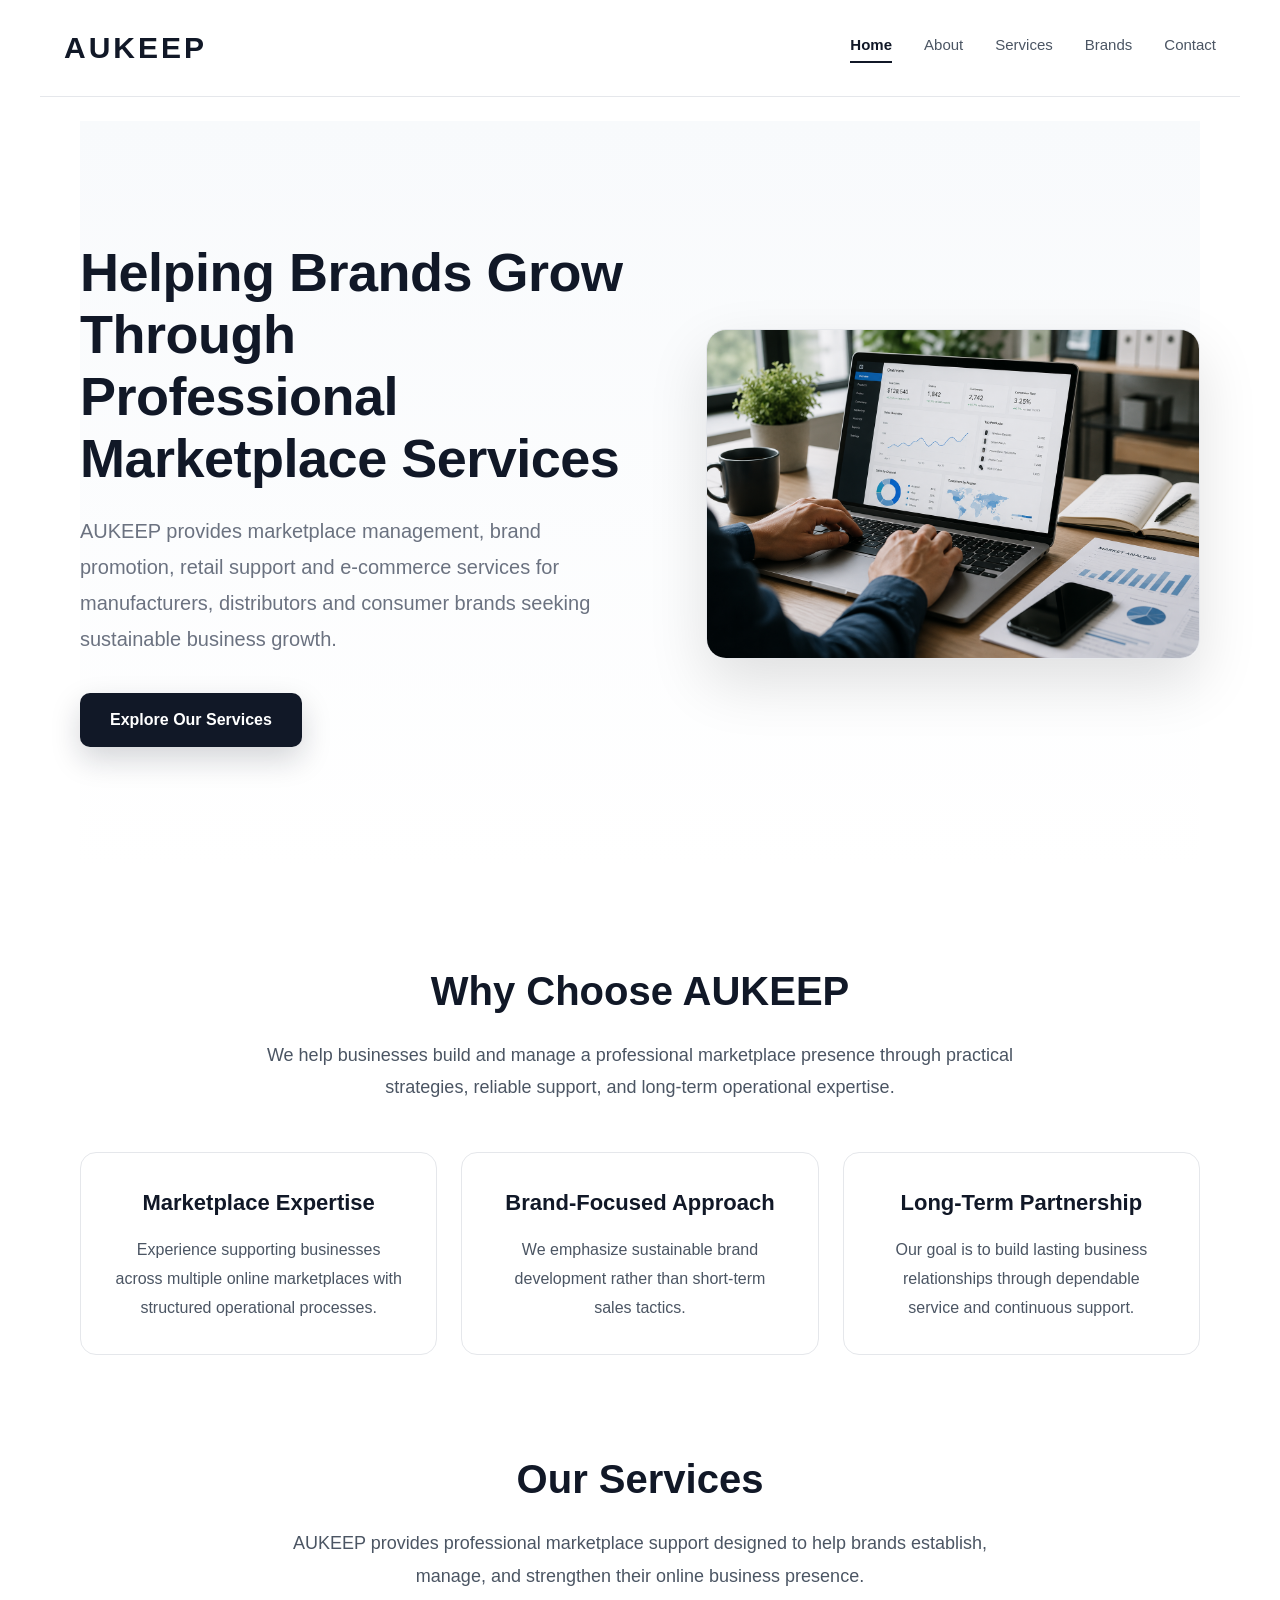
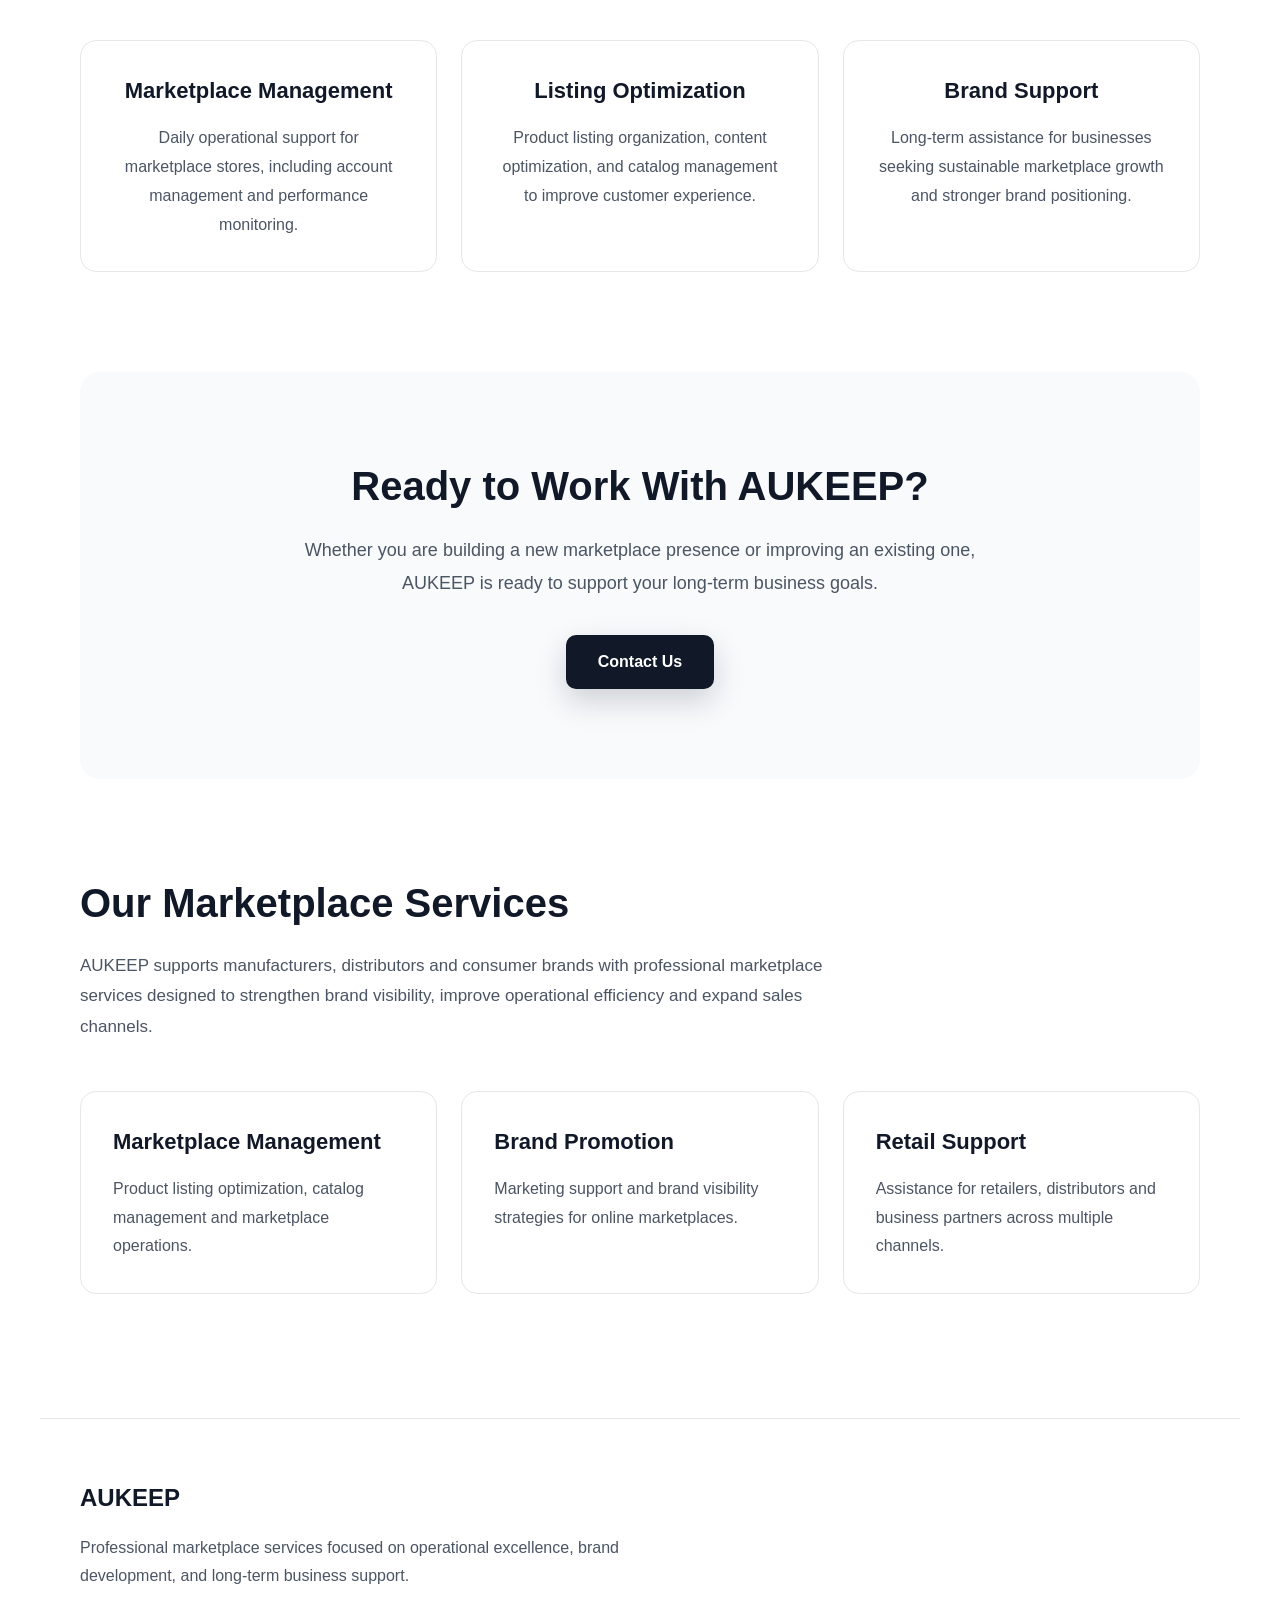
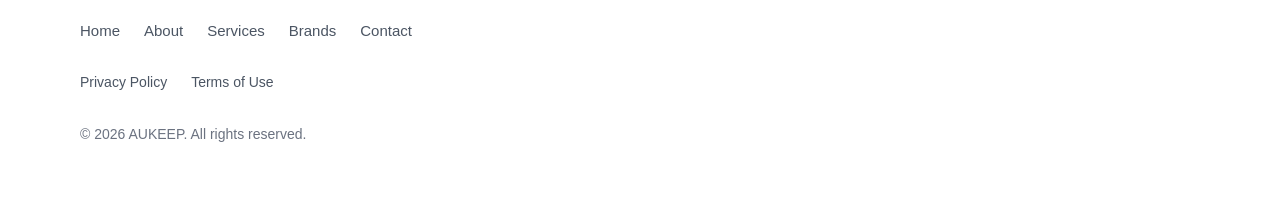
<file: index.html>
<!DOCTYPE html>
<html lang="en">
<head>
    <meta charset="UTF-8">
    <meta name="viewport" content="width=device-width, initial-scale=1.0">

    <title>AUKEEP | Professional Marketplace Services</title>

    <link rel="stylesheet" href="style.css">

    <meta
    name="description"
    content="AUKEEP provides professional marketplace management, brand promotion and retail support services for manufacturers, distributors and consumer brands."
>

    <meta name="keywords" content="AUKEEP, brand promotion, marketplace services, retail support, e-commerce, Amazon, distribution, manufacturers">

    <meta name="author" content="AUKEEP">
    <link rel="icon" href="favicon.ico" sizes="any">
<link rel="icon" type="image/png" sizes="32x32" href="favicon-32x32.png">
<link rel="icon" type="image/png" sizes="16x16" href="favicon-16x16.png">
<link rel="apple-touch-icon" href="apple-touch-icon.png">
</head>
<body>

<header>
    <h1><a href="index.html">AUKEEP</a></h1>
<nav>
    <a href="index.html" class="active">Home</a>
    <a href="about.html">About</a>
    <a href="services.html">Services</a>
    <a href="brands.html">Brands</a>
    <a href="contact.html">Contact</a>
</nav>
</header>

<main>

<section class="hero">
    <div class="container">

        <div class="hero-content">

            <div class="hero-text">

                <h2>Helping Brands Grow Through Professional Marketplace Services</h2>

                <p>
                    AUKEEP provides marketplace management, brand promotion,
                    retail support and e-commerce services for manufacturers,
                    distributors and consumer brands seeking sustainable
                    business growth.
                </p>

                <a href="services.html">Explore Our Services</a>

            </div>

<div class="hero-image">
    <img
        src="images/hero-office.png"
        alt="Professional marketplace management"
    >
</div>

        </div>

    </div>
</section>

<section class="why-choose">

    <h2>Why Choose AUKEEP</h2>

    <p class="section-intro">
        We help businesses build and manage a professional marketplace presence
        through practical strategies, reliable support, and long-term operational
        expertise.
    </p>

    <div class="services-grid">

        <div class="service-card">
            <h3>Marketplace Expertise</h3>
            <p>
                Experience supporting businesses across multiple online marketplaces
                with structured operational processes.
            </p>
        </div>

        <div class="service-card">
            <h3>Brand-Focused Approach</h3>
            <p>
                We emphasize sustainable brand development rather than short-term
                sales tactics.
            </p>
        </div>

        <div class="service-card">
            <h3>Long-Term Partnership</h3>
            <p>
                Our goal is to build lasting business relationships through
                dependable service and continuous support.
            </p>
        </div>

    </div>

</section>

<section class="home-services">

    <h2>Our Services</h2>

    <p class="section-intro">
        AUKEEP provides professional marketplace support designed to help brands
        establish, manage, and strengthen their online business presence.
    </p>

    <div class="services-grid">

        <div class="service-card">
            <h3>Marketplace Management</h3>
            <p>
                Daily operational support for marketplace stores, including account
                management and performance monitoring.
            </p>
        </div>

        <div class="service-card">
            <h3>Listing Optimization</h3>
            <p>
                Product listing organization, content optimization, and catalog
                management to improve customer experience.
            </p>
        </div>

        <div class="service-card">
            <h3>Brand Support</h3>
            <p>
                Long-term assistance for businesses seeking sustainable marketplace
                growth and stronger brand positioning.
            </p>
        </div>

    </div>

</section>

<section class="cta-section">

    <h2>Ready to Work With AUKEEP?</h2>

    <p>
        Whether you are building a new marketplace presence or improving an
        existing one, AUKEEP is ready to support your long-term business goals.
    </p>

    <a href="contact.html" class="cta-button">
        Contact Us
    </a>

</section>
    
<section>

    <div class="container">

        <h2>Our Marketplace Services</h2>

        <p>
            AUKEEP supports manufacturers, distributors and consumer brands with
            professional marketplace services designed to strengthen brand
            visibility, improve operational efficiency and expand sales channels.
        </p>

        <div class="services-grid">

            <div class="service-card">
                <h3>Marketplace Management</h3>
                <p>
                    Product listing optimization, catalog management and marketplace operations.
                </p>
            </div>

            <div class="service-card">
                <h3>Brand Promotion</h3>
                <p>
                    Marketing support and brand visibility strategies for online marketplaces.
                </p>
            </div>

            <div class="service-card">
                <h3>Retail Support</h3>
                <p>
                    Assistance for retailers, distributors and business partners across multiple channels.
                </p>
            </div>

        </div>

    </div>

</section>
</main>

<footer>

    <h3>AUKEEP</h3>

    <p>
        Professional marketplace services focused on operational excellence,
        brand development, and long-term business support.
    </p>

    <nav>

        <a href="index.html">Home</a>
        <a href="about.html">About</a>
        <a href="services.html">Services</a>
        <a href="brands.html">Brands</a>
        <a href="contact.html">Contact</a>

    </nav>

    <nav class="footer-legal">

        <a href="privacy.html">Privacy Policy</a>
        <a href="terms.html">Terms of Use</a>

    </nav>

    <p class="copyright">
        © 2026 AUKEEP. All rights reserved.
    </p>

</footer>

</body>
</html>
</file>
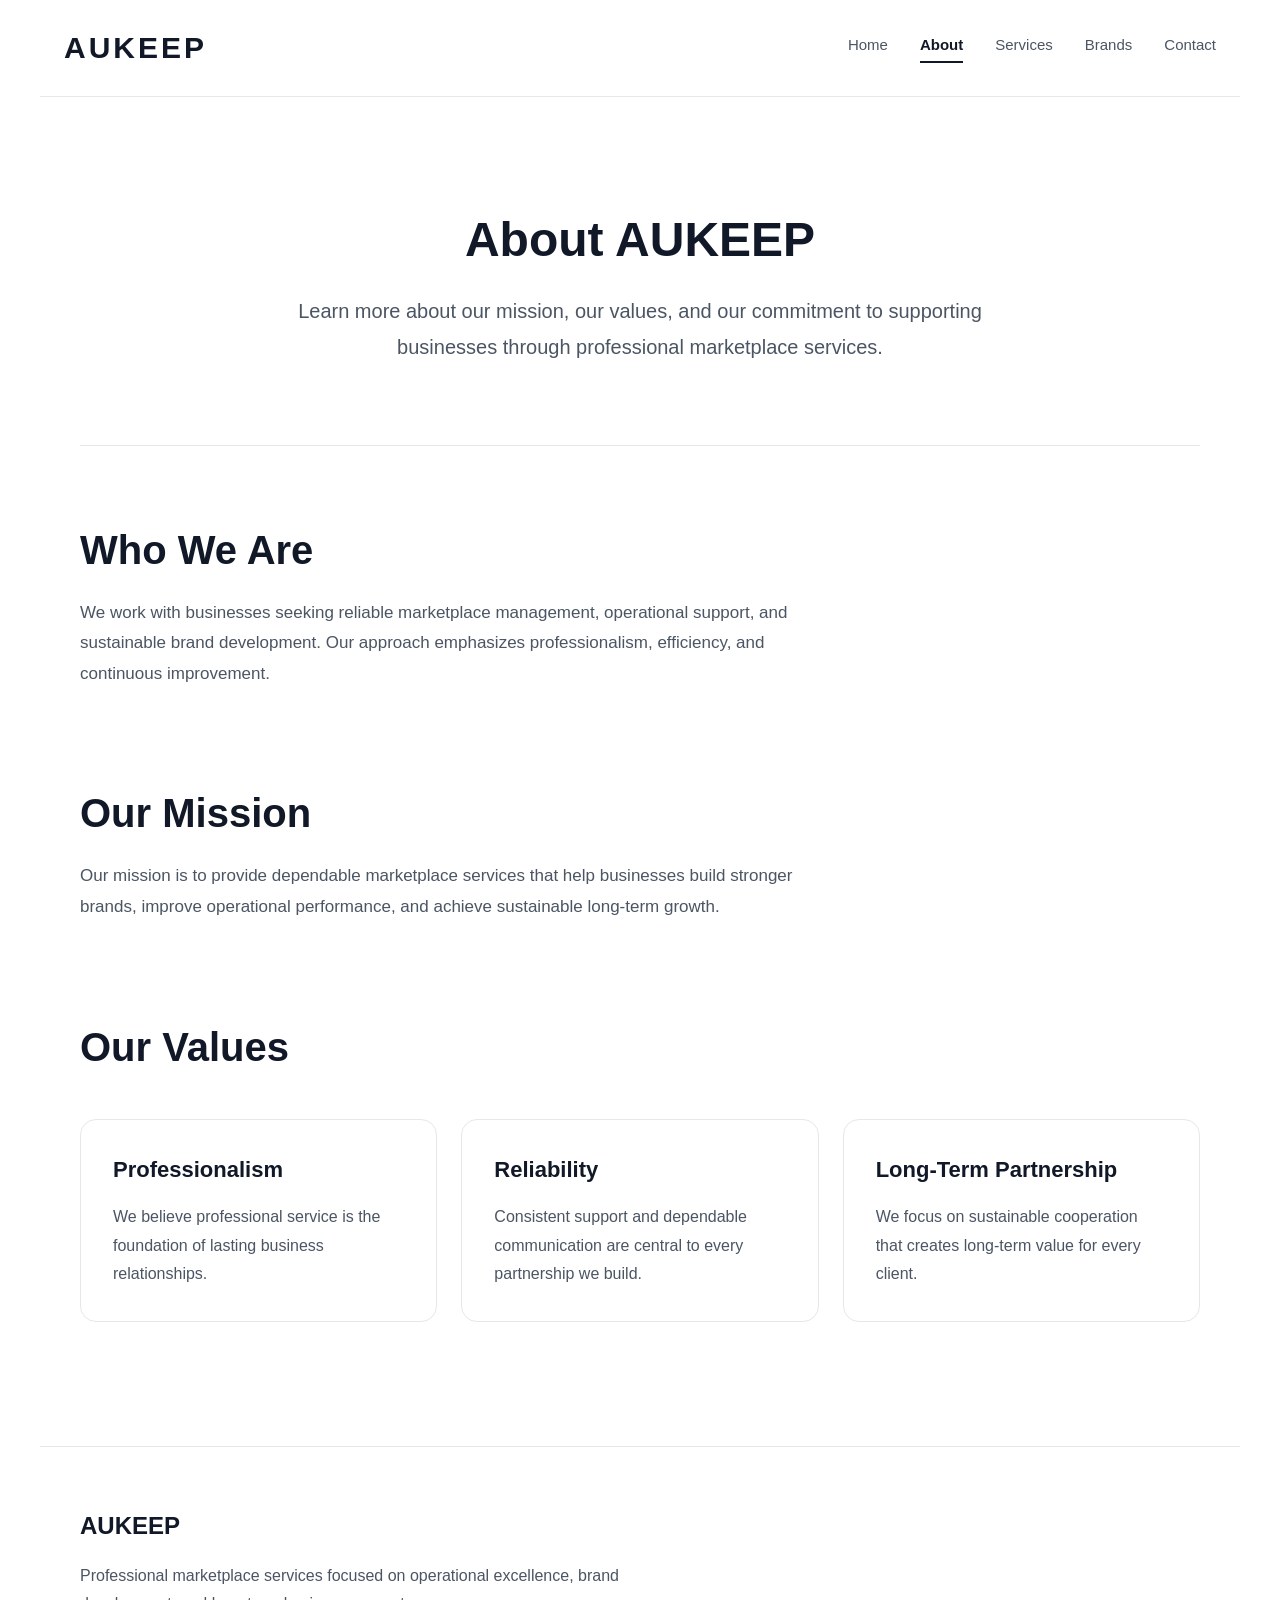
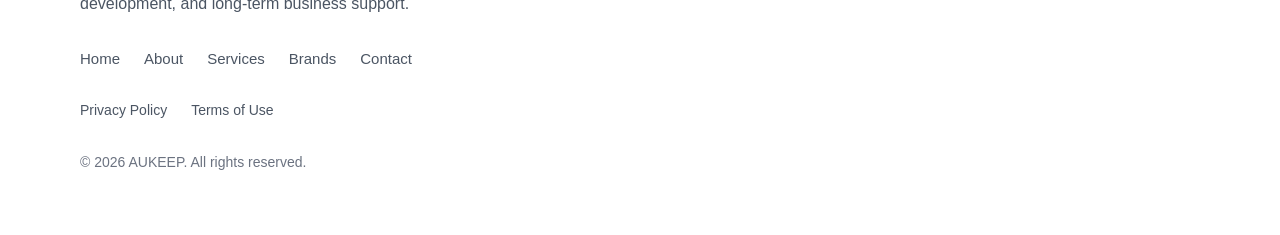
<file: about.html>
<!DOCTYPE html>
<html lang="en">
<head>
    <meta charset="UTF-8">
    <meta name="viewport" content="width=device-width, initial-scale=1.0">

    <title>About AUKEEP | Marketplace Services</title>

    <link rel="stylesheet" href="style.css">

    <meta

    name="description"

    content="Learn about AUKEEP and our commitment to providing professional marketplace services, brand promotion and business support for global partners."

>
    <link rel="icon" href="favicon.ico" sizes="any">
<link rel="icon" type="image/png" sizes="32x32" href="favicon-32x32.png">
<link rel="icon" type="image/png" sizes="16x16" href="favicon-16x16.png">
<link rel="apple-touch-icon" href="apple-touch-icon.png">
</head>

<body>

<header>
    <h1><a href="index.html">AUKEEP</a></h1>

<nav>
    <a href="index.html">Home</a>
    <a href="about.html" class="active">About</a>
    <a href="services.html">Services</a>
    <a href="brands.html">Brands</a>
    <a href="contact.html">Contact</a>
</nav>
</header>

<main>

    <section class="page-hero">

        <h1>About AUKEEP</h1>

        <p>

            Learn more about our mission, our values, and our commitment to

            supporting businesses through professional marketplace services.

        </p>

    </section>

    <section>

        <h2>Who We Are</h2>

        <p>
            We work with businesses seeking reliable marketplace management,
            operational support, and sustainable brand development. Our approach
            emphasizes professionalism, efficiency, and continuous improvement.
        </p>

    </section>

    <section>

        <h2>Our Mission</h2>

        <p>
            Our mission is to provide dependable marketplace services that help
            businesses build stronger brands, improve operational performance,
            and achieve sustainable long-term growth.
        </p>

    </section>

    <section>

        <h2>Our Values</h2>

        <div class="services-grid">

            <div class="service-card">
                <h3>Professionalism</h3>
                <p>
                    We believe professional service is the foundation of lasting
                    business relationships.
                </p>
            </div>

            <div class="service-card">
                <h3>Reliability</h3>
                <p>
                    Consistent support and dependable communication are central
                    to every partnership we build.
                </p>
            </div>

            <div class="service-card">
                <h3>Long-Term Partnership</h3>
                <p>
                    We focus on sustainable cooperation that creates long-term
                    value for every client.
                </p>
            </div>

        </div>

    </section>

</main>

<footer>

    <h3>AUKEEP</h3>

    <p>
        Professional marketplace services focused on operational excellence,
        brand development, and long-term business support.
    </p>

    <nav>

        <a href="index.html">Home</a>
        <a href="about.html">About</a>
        <a href="services.html">Services</a>
        <a href="brands.html">Brands</a>
        <a href="contact.html">Contact</a>

    </nav>

    <nav class="footer-legal">

        <a href="privacy.html">Privacy Policy</a>
        <a href="terms.html">Terms of Use</a>

    </nav>

    <p class="copyright">
        © 2026 AUKEEP. All rights reserved.
    </p>

</footer>

</body>
</html>
</file>
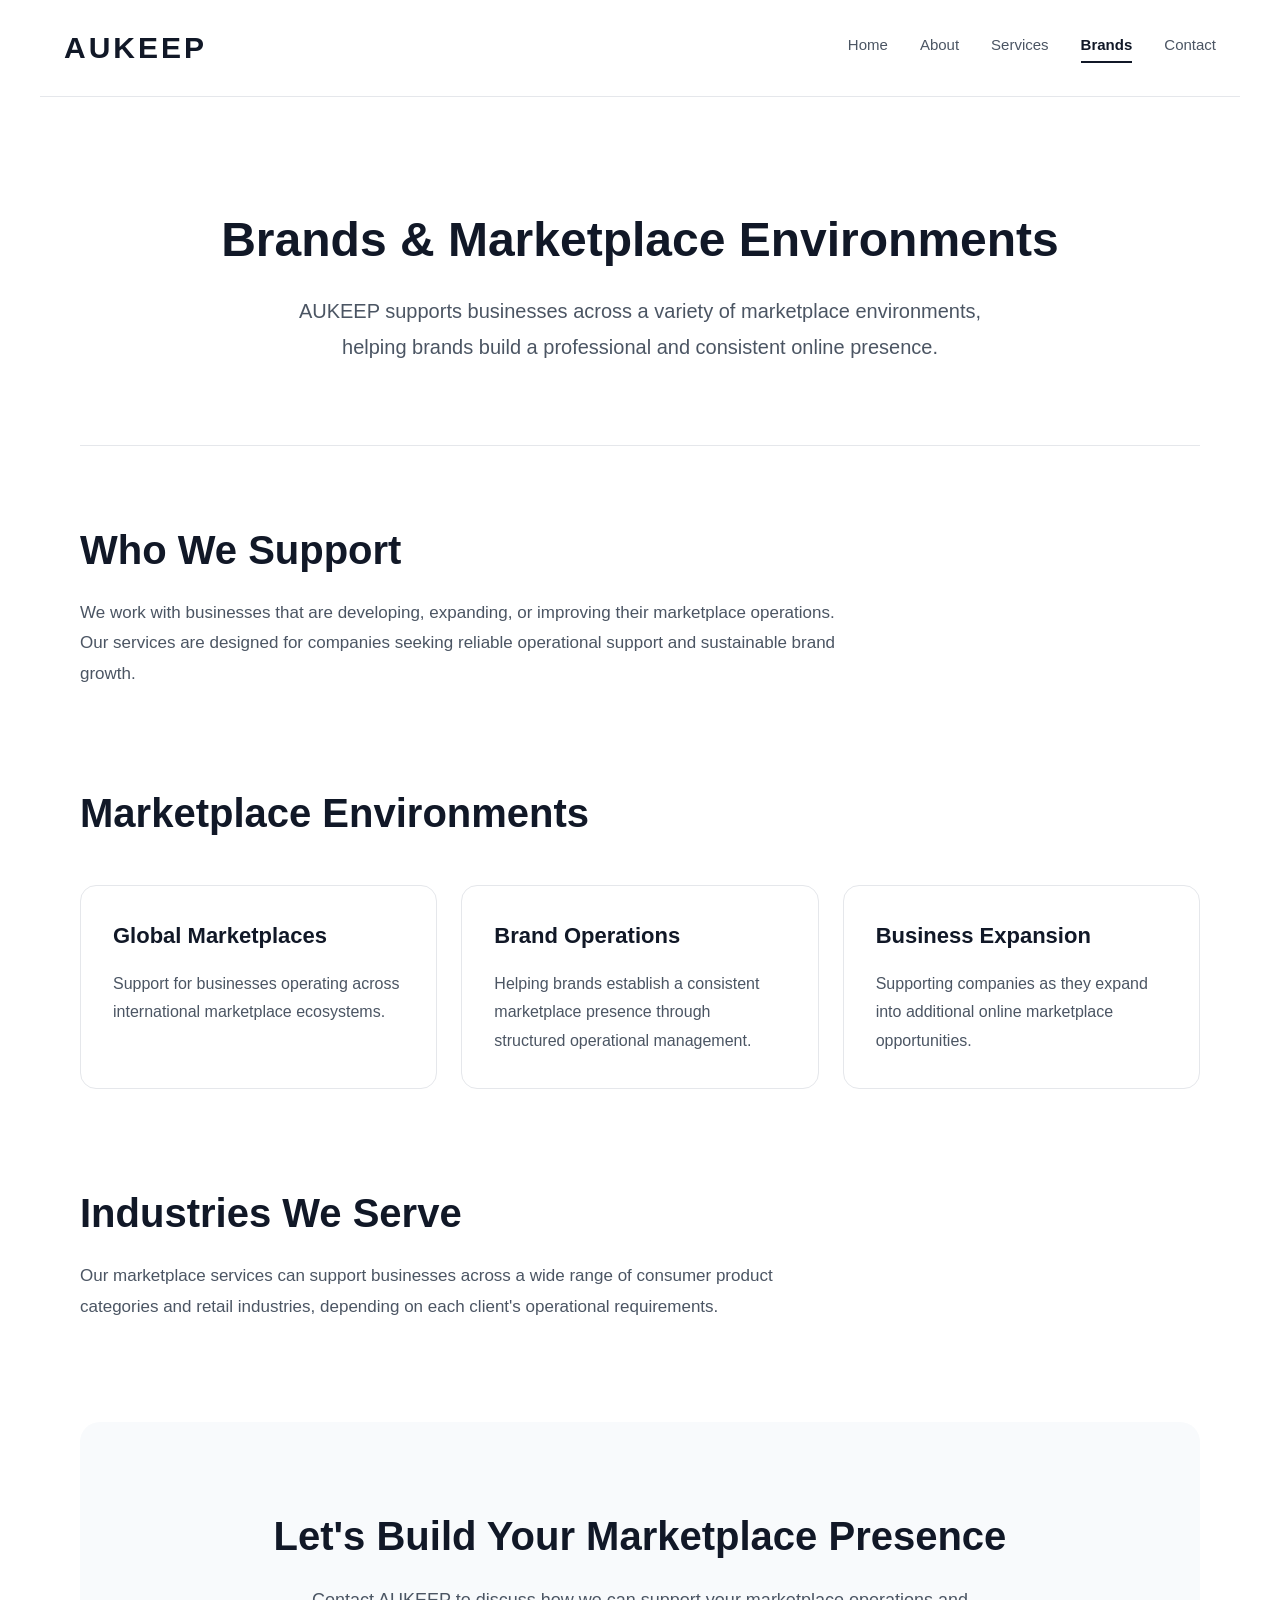
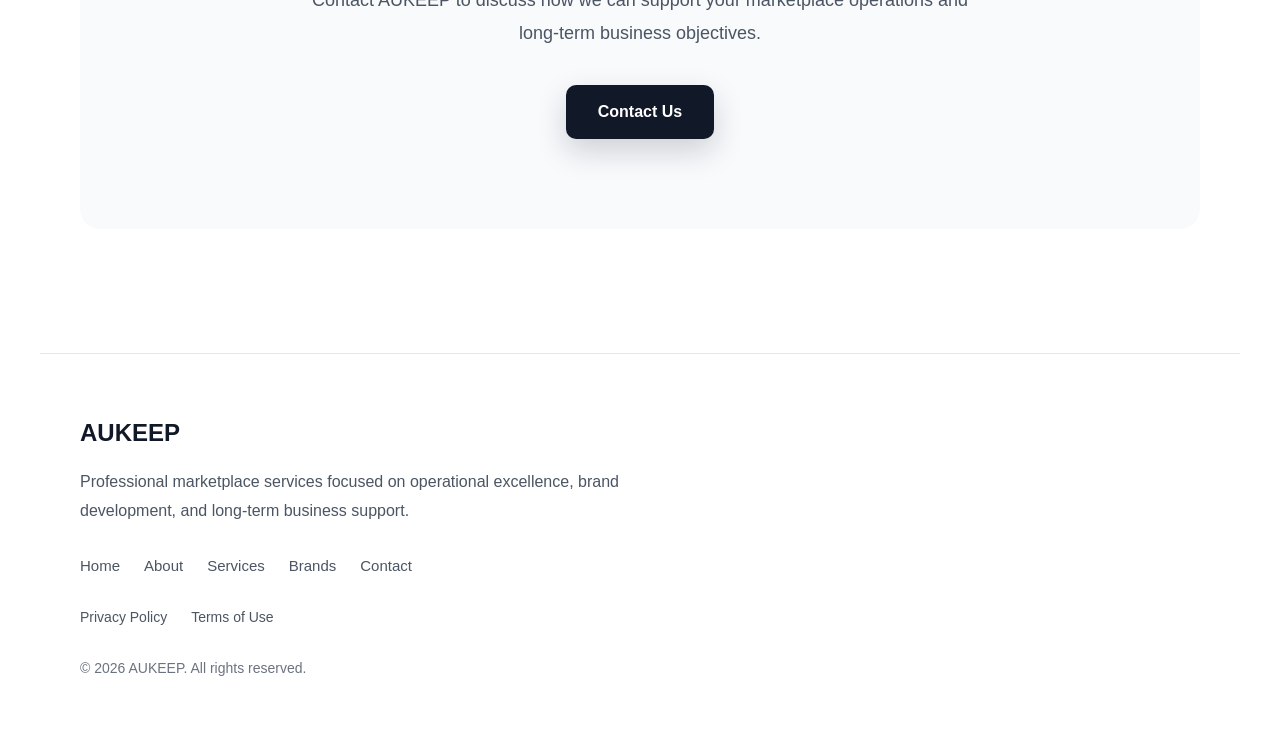
<file: brands.html>
<!DOCTYPE html>
<html lang="en">
<head>
    <meta charset="UTF-8">
    <meta name="viewport" content="width=device-width, initial-scale=1.0">

    <title>Brands | AUKEEP</title>

    <link rel="stylesheet" href="style.css">

    <meta

    name="description"

    content="AUKEEP supports manufacturers, distributors and consumer brands through professional marketplace services and long-term business cooperation."

>
    <link rel="icon" href="favicon.ico" sizes="any">
<link rel="icon" type="image/png" sizes="32x32" href="favicon-32x32.png">
<link rel="icon" type="image/png" sizes="16x16" href="favicon-16x16.png">
<link rel="apple-touch-icon" href="apple-touch-icon.png">
</head>

<body>

<header>
    <h1><a href="index.html">AUKEEP</a></h1>

<nav>
    <a href="index.html">Home</a>
    <a href="about.html">About</a>
    <a href="services.html">Services</a>
    <a href="brands.html" class="active">Brands</a>
    <a href="contact.html">Contact</a>
</nav>
</header>

<main>

    <section class="page-hero">

        <h1>Brands & Marketplace Environments</h1>

        <p>
            AUKEEP supports businesses across a variety of marketplace
            environments, helping brands build a professional and consistent
            online presence.
        </p>

    </section>

    <section>

        <h2>Who We Support</h2>

        <p>
            We work with businesses that are developing, expanding, or improving
            their marketplace operations. Our services are designed for companies
            seeking reliable operational support and sustainable brand growth.
        </p>

    </section>

    <section>

        <h2>Marketplace Environments</h2>

        <div class="services-grid">

            <div class="service-card">
                <h3>Global Marketplaces</h3>

                <p>
                    Support for businesses operating across international
                    marketplace ecosystems.
                </p>

            </div>

            <div class="service-card">
                <h3>Brand Operations</h3>

                <p>
                    Helping brands establish a consistent marketplace presence
                    through structured operational management.
                </p>

            </div>

            <div class="service-card">
                <h3>Business Expansion</h3>

                <p>
                    Supporting companies as they expand into additional online
                    marketplace opportunities.
                </p>

            </div>

        </div>

    </section>

    <section>

        <h2>Industries We Serve</h2>

        <p>
            Our marketplace services can support businesses across a wide range
            of consumer product categories and retail industries, depending on
            each client's operational requirements.
        </p>

    </section>

    <section class="cta-section">

        <h2>Let's Build Your Marketplace Presence</h2>

        <p>
            Contact AUKEEP to discuss how we can support your marketplace
            operations and long-term business objectives.
        </p>

        <a href="contact.html" class="cta-button">
            Contact Us
        </a>

    </section>

</main>
<footer>

    <h3>AUKEEP</h3>

    <p>
        Professional marketplace services focused on operational excellence,
        brand development, and long-term business support.
    </p>

    <nav>

        <a href="index.html">Home</a>
        <a href="about.html">About</a>
        <a href="services.html">Services</a>
        <a href="brands.html">Brands</a>
        <a href="contact.html">Contact</a>

    </nav>

    <nav class="footer-legal">

        <a href="privacy.html">Privacy Policy</a>
        <a href="terms.html">Terms of Use</a>

    </nav>

    <p class="copyright">
        © 2026 AUKEEP. All rights reserved.
    </p>

</footer>

</body>
</html>
</file>
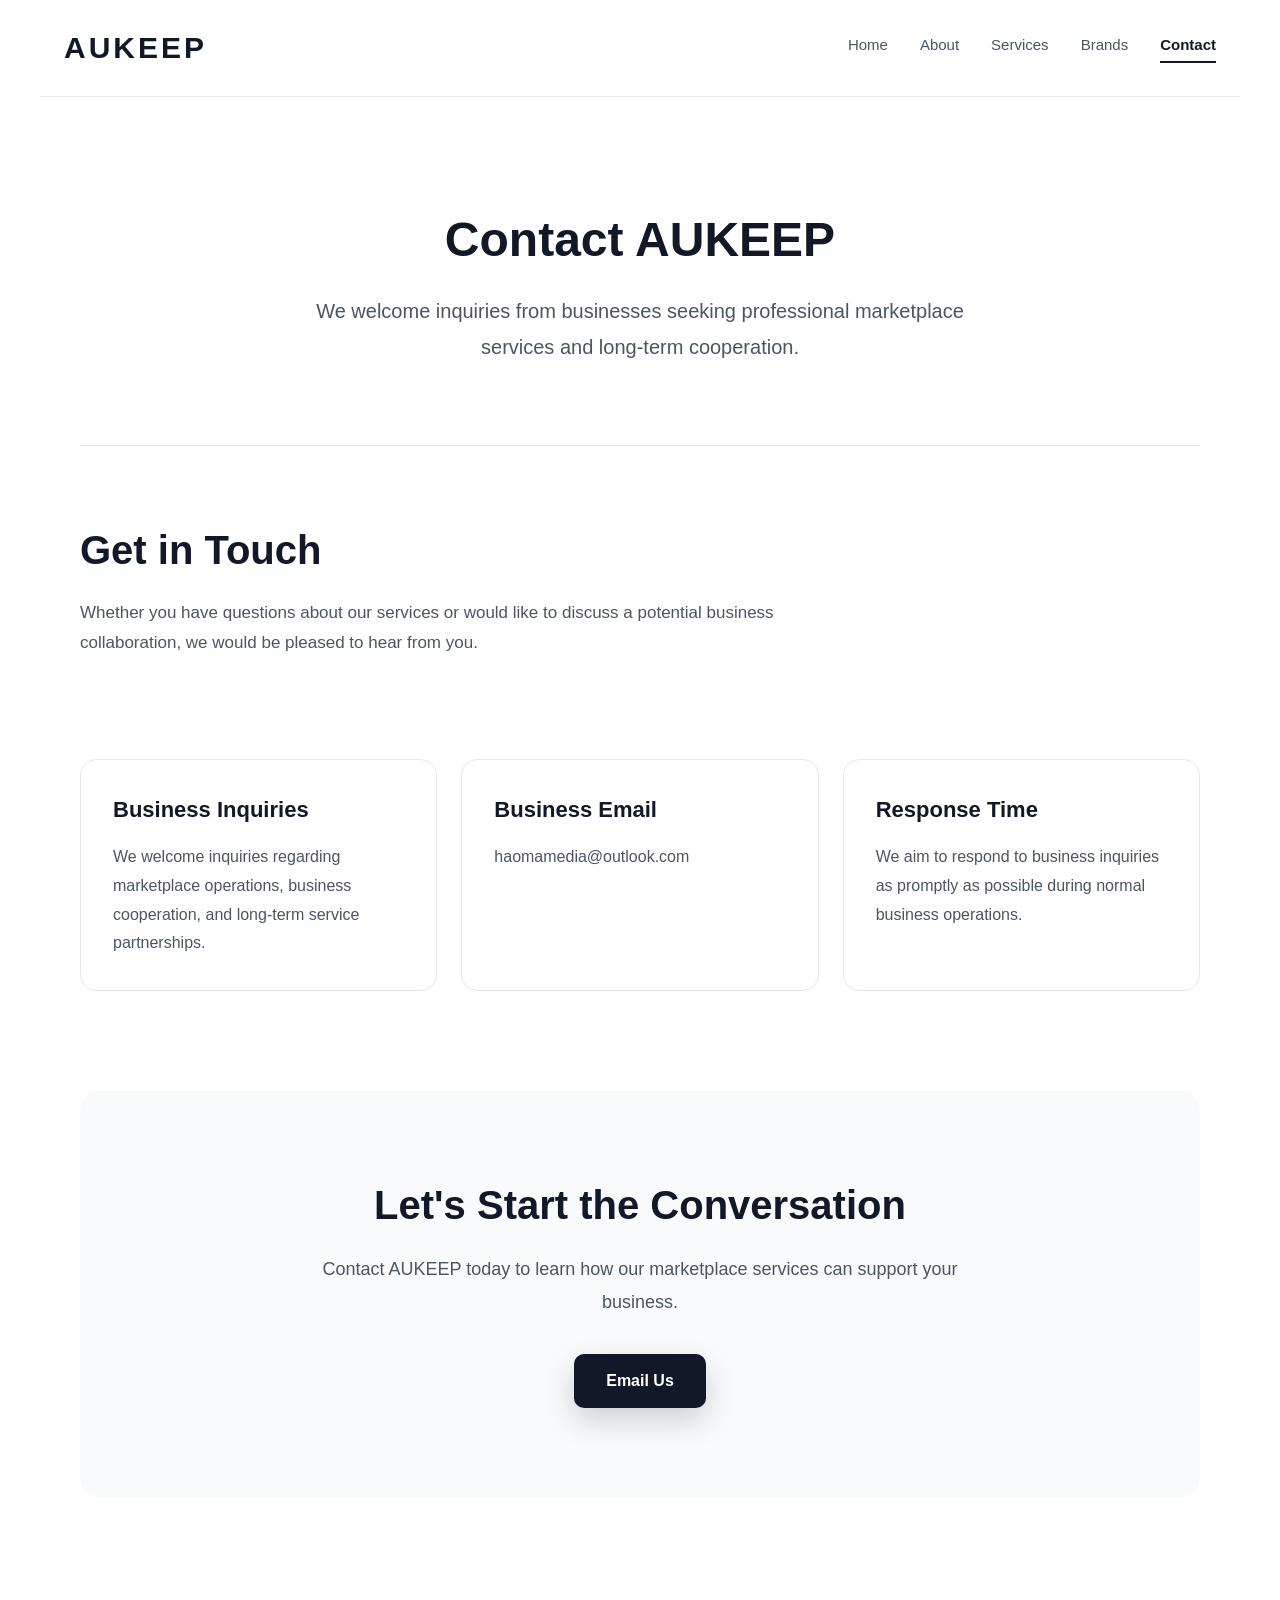
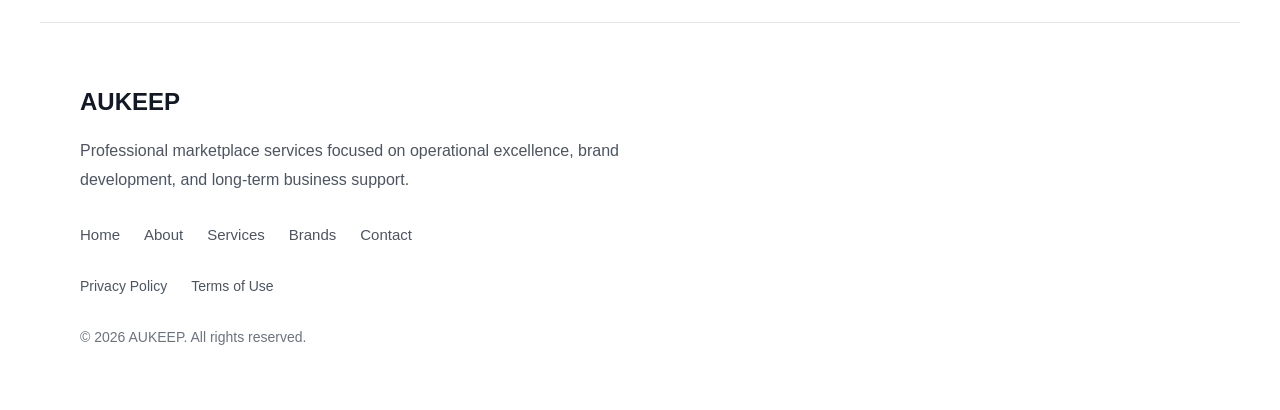
<file: contact.html>
<!DOCTYPE html>
<html lang="en">
<head>
    <meta charset="UTF-8">
    <meta name="viewport" content="width=device-width, initial-scale=1.0">

    <title>Contact AUKEEP | Business Inquiries</title>

    <link rel="stylesheet" href="style.css">

    <meta

    name="description"

    content="Contact AUKEEP for marketplace management, brand promotion and business cooperation inquiries."

>
    <link rel="icon" href="favicon.ico" sizes="any">
<link rel="icon" type="image/png" sizes="32x32" href="favicon-32x32.png">
<link rel="icon" type="image/png" sizes="16x16" href="favicon-16x16.png">
<link rel="apple-touch-icon" href="apple-touch-icon.png">
</head>

<body>

<header>
    <h1><a href="index.html">AUKEEP</a></h1>

<nav>
    <a href="index.html">Home</a>
    <a href="about.html">About</a>
    <a href="services.html">Services</a>
    <a href="brands.html">Brands</a>
    <a href="contact.html" class="active">Contact</a>
</nav>
</header>

<main>

    <section class="page-hero">

        <h1>Contact AUKEEP</h1>

        <p>
            We welcome inquiries from businesses seeking professional marketplace
            services and long-term cooperation.
        </p>

    </section>

    <section>

        <h2>Get in Touch</h2>

        <p>
            Whether you have questions about our services or would like to discuss
            a potential business collaboration, we would be pleased to hear from you.
        </p>

    </section>

    <section>

        <div class="services-grid">

            <div class="service-card">

                <h3>Business Inquiries</h3>

                <p>
                    We welcome inquiries regarding marketplace operations,
                    business cooperation, and long-term service partnerships.
                </p>

            </div>

            <div class="service-card">

                <h3>Business Email</h3>

                <p>
                    haomamedia@outlook.com
                </p>

            </div>

            <div class="service-card">

                <h3>Response Time</h3>

                <p>
                    We aim to respond to business inquiries as promptly as possible
                    during normal business operations.
                </p>

            </div>

        </div>

    </section>

    <section class="cta-section">

        <h2>Let's Start the Conversation</h2>

        <p>
            Contact AUKEEP today to learn how our marketplace services can support
            your business.
        </p>

        <a href="mailto:haomamedia@outlook.com" class="cta-button">
            Email Us
        </a>

    </section>

</main>

<footer>

    <h3>AUKEEP</h3>

    <p>
        Professional marketplace services focused on operational excellence,
        brand development, and long-term business support.
    </p>

    <nav>

        <a href="index.html">Home</a>
        <a href="about.html">About</a>
        <a href="services.html">Services</a>
        <a href="brands.html">Brands</a>
        <a href="contact.html">Contact</a>

    </nav>

    <nav class="footer-legal">

        <a href="privacy.html">Privacy Policy</a>
        <a href="terms.html">Terms of Use</a>

    </nav>

    <p class="copyright">
        © 2026 AUKEEP. All rights reserved.
    </p>

</footer>

</body>
</html>
</file>
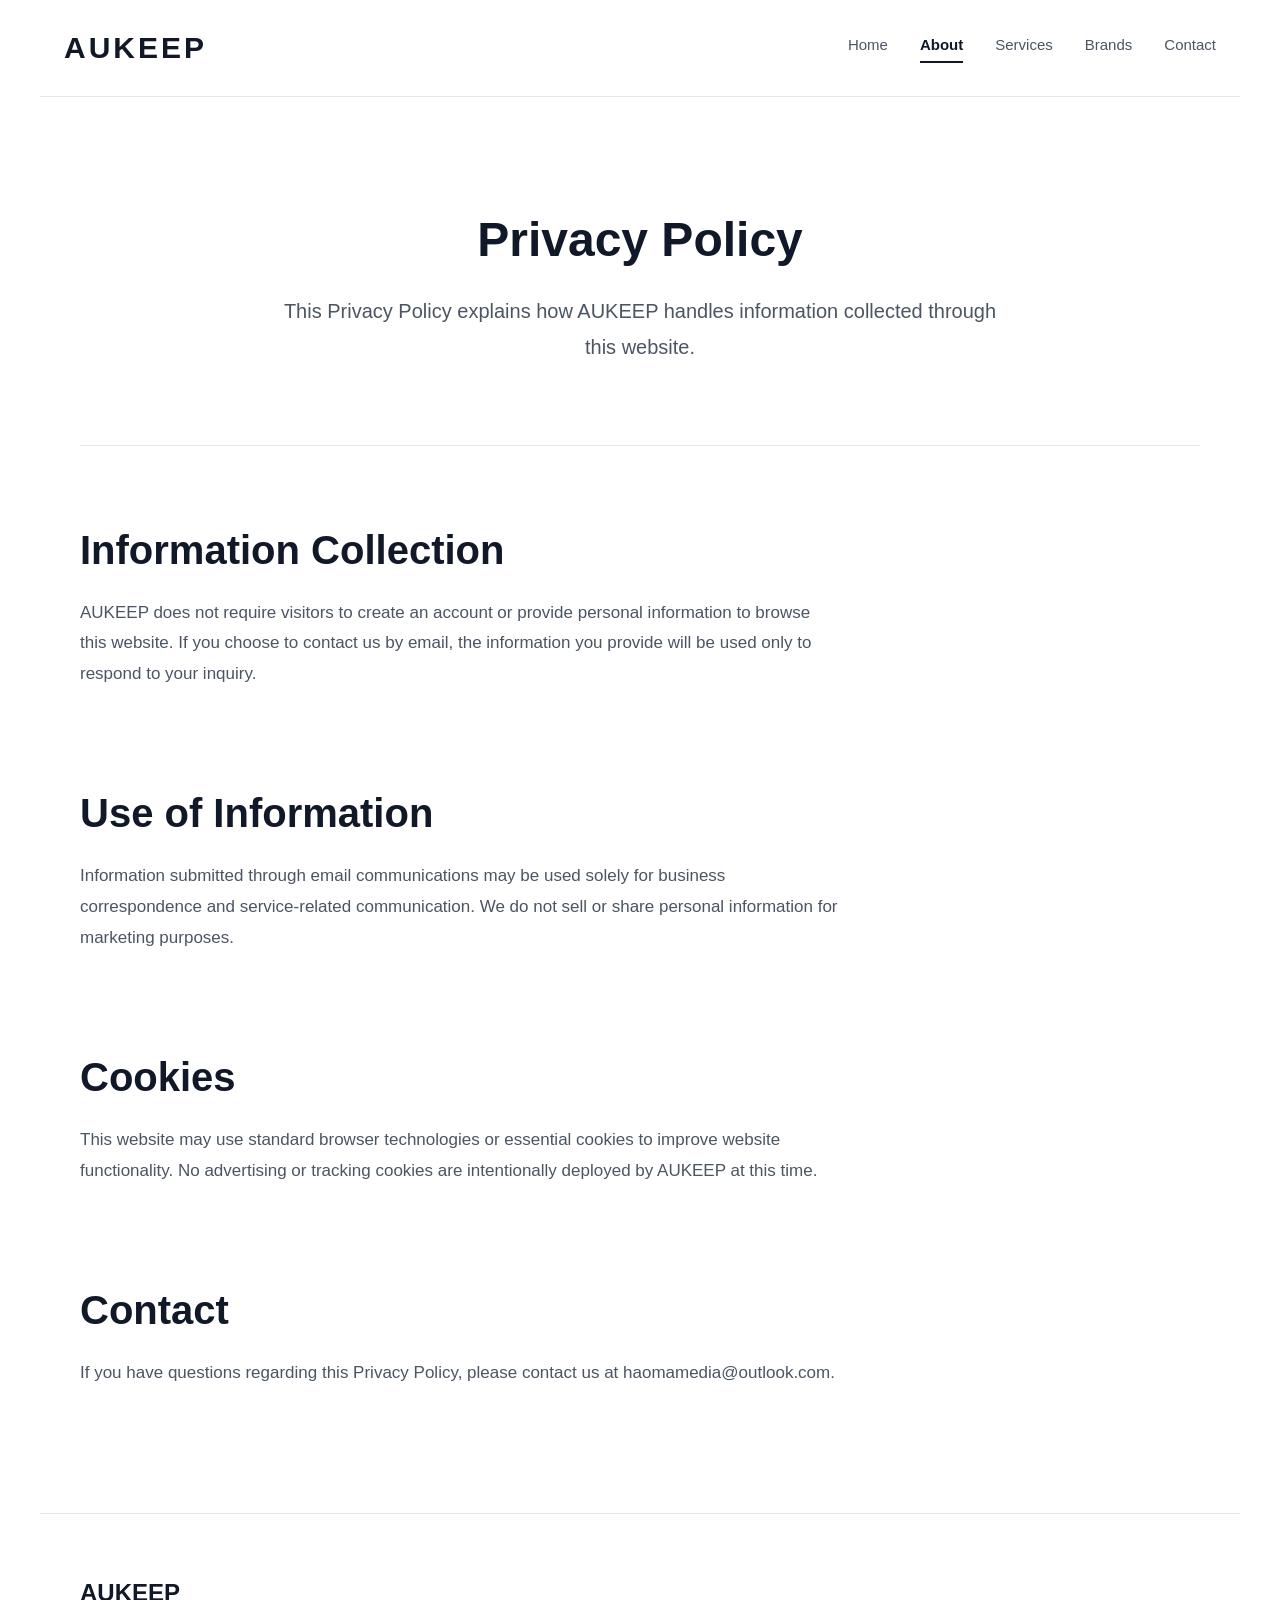
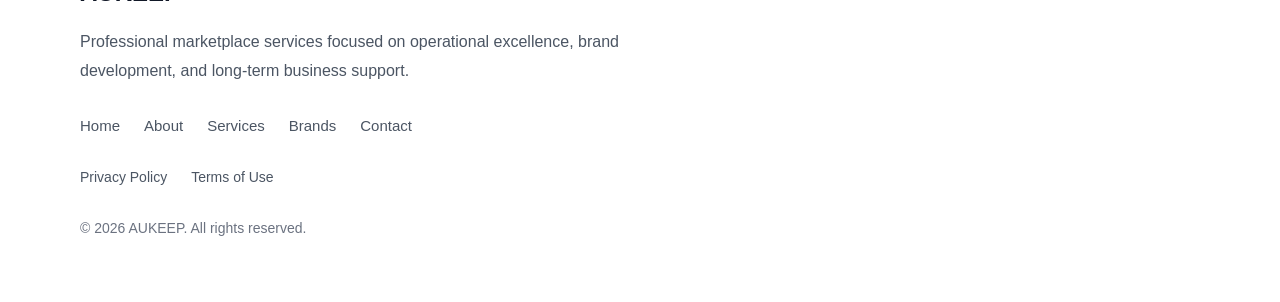
<file: privacy.html>
<!DOCTYPE html>
<html lang="en">
<head>
    <meta charset="UTF-8">
    <meta name="viewport" content="width=device-width, initial-scale=1.0">

    <title>Privacy Policy | AUKEEP</title>

    <link rel="stylesheet" href="style.css">

    <meta

    name="description"

    content="Learn about AUKEEP and our commitment to providing professional marketplace services, brand promotion and business support for global partners."

>
    <link rel="icon" href="favicon.ico" sizes="any">
<link rel="icon" type="image/png" sizes="32x32" href="favicon-32x32.png">
<link rel="icon" type="image/png" sizes="16x16" href="favicon-16x16.png">
<link rel="apple-touch-icon" href="apple-touch-icon.png">
</head>

<body>

<header>
    <h1><a href="index.html">AUKEEP</a></h1>

<nav>
    <a href="index.html">Home</a>
    <a href="about.html" class="active">About</a>
    <a href="services.html">Services</a>
    <a href="brands.html">Brands</a>
    <a href="contact.html">Contact</a>
</nav>
</header>

<main>

    <section class="page-hero">

        <h1>Privacy Policy</h1>

        <p>
            This Privacy Policy explains how AUKEEP handles information collected
            through this website.
        </p>

    </section>

    <section>

        <h2>Information Collection</h2>

        <p>
            AUKEEP does not require visitors to create an account or provide
            personal information to browse this website. If you choose to contact
            us by email, the information you provide will be used only to respond
            to your inquiry.
        </p>

    </section>

    <section>

        <h2>Use of Information</h2>

        <p>
            Information submitted through email communications may be used solely
            for business correspondence and service-related communication. We do
            not sell or share personal information for marketing purposes.
        </p>

    </section>

    <section>

        <h2>Cookies</h2>

        <p>
            This website may use standard browser technologies or essential
            cookies to improve website functionality. No advertising or tracking
            cookies are intentionally deployed by AUKEEP at this time.
        </p>

    </section>

    <section>

        <h2>Contact</h2>

        <p>
            If you have questions regarding this Privacy Policy, please contact us
            at haomamedia@outlook.com.
        </p>

    </section>

</main>

<footer>

    <h3>AUKEEP</h3>

    <p>
        Professional marketplace services focused on operational excellence,
        brand development, and long-term business support.
    </p>

    <nav>

        <a href="index.html">Home</a>
        <a href="about.html">About</a>
        <a href="services.html">Services</a>
        <a href="brands.html">Brands</a>
        <a href="contact.html">Contact</a>

    </nav>

    <nav class="footer-legal">

        <a href="privacy.html">Privacy Policy</a>
        <a href="terms.html">Terms of Use</a>

    </nav>

    <p class="copyright">
        © 2026 AUKEEP. All rights reserved.
    </p>

</footer>

</body>
</html>
</file>
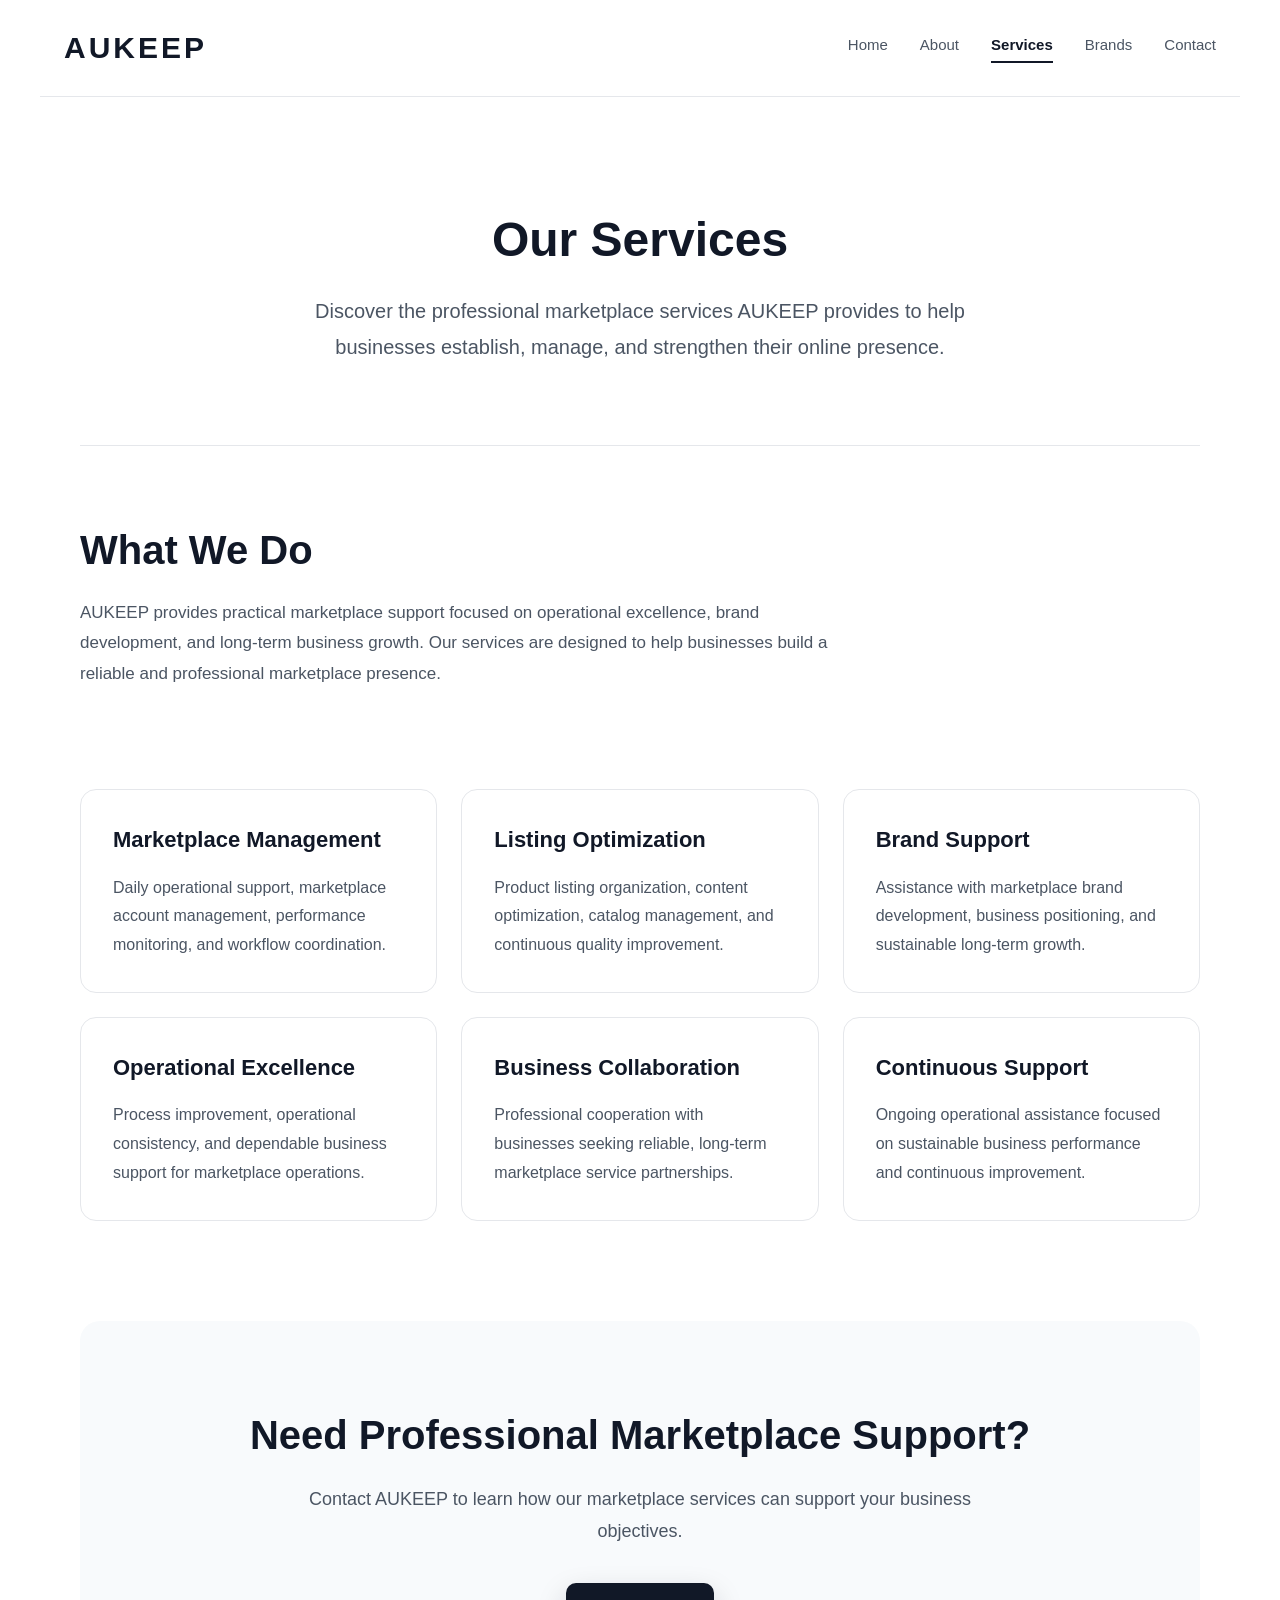
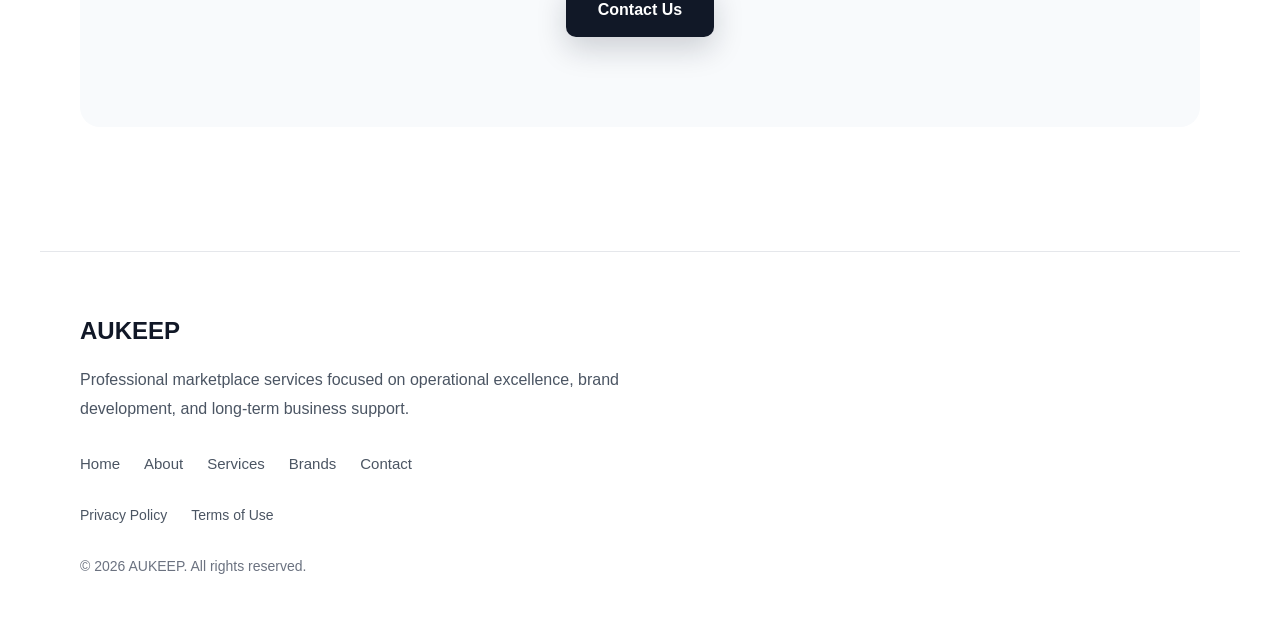
<file: services.html>
<!DOCTYPE html>
<html lang="en">
<head>
    <meta charset="UTF-8">
    <meta name="viewport" content="width=device-width, initial-scale=1.0">

    <title>Services | AUKEEP</title>

    <link rel="stylesheet" href="style.css">

    <meta

    name="description"

    content="Discover AUKEEP marketplace management, brand promotion and retail support services designed for manufacturers, distributors and consumer brands."

>
    <link rel="icon" href="favicon.ico" sizes="any">
<link rel="icon" type="image/png" sizes="32x32" href="favicon-32x32.png">
<link rel="icon" type="image/png" sizes="16x16" href="favicon-16x16.png">
<link rel="apple-touch-icon" href="apple-touch-icon.png">
</head>

<body>

<header>
    <h1><a href="index.html">AUKEEP</a></h1>

<nav>
    <a href="index.html">Home</a>
    <a href="about.html">About</a>
    <a href="services.html" class="active">Services</a>
    <a href="brands.html">Brands</a>
    <a href="contact.html">Contact</a>
</nav>
</header>

<main>

    <section class="page-hero">

        <h1>Our Services</h1>

        <p>
            Discover the professional marketplace services AUKEEP provides to help
            businesses establish, manage, and strengthen their online presence.
        </p>

    </section>

    <section>

        <h2>What We Do</h2>

        <p>
            AUKEEP provides practical marketplace support focused on operational
            excellence, brand development, and long-term business growth. Our
            services are designed to help businesses build a reliable and
            professional marketplace presence.
        </p>

    </section>

    <section>

        <div class="services-grid">

            <div class="service-card">
                <h3>Marketplace Management</h3>

                <p>
                    Daily operational support, marketplace account management,
                    performance monitoring, and workflow coordination.
                </p>
            </div>

            <div class="service-card">
                <h3>Listing Optimization</h3>

                <p>
                    Product listing organization, content optimization, catalog
                    management, and continuous quality improvement.
                </p>
            </div>

            <div class="service-card">
                <h3>Brand Support</h3>

                <p>
                    Assistance with marketplace brand development, business
                    positioning, and sustainable long-term growth.
                </p>
            </div>

            <div class="service-card">
                <h3>Operational Excellence</h3>

                <p>
                    Process improvement, operational consistency, and dependable
                    business support for marketplace operations.
                </p>
            </div>

            <div class="service-card">
                <h3>Business Collaboration</h3>

                <p>
                    Professional cooperation with businesses seeking reliable,
                    long-term marketplace service partnerships.
                </p>
            </div>

            <div class="service-card">
                <h3>Continuous Support</h3>

                <p>
                    Ongoing operational assistance focused on sustainable business
                    performance and continuous improvement.
                </p>
            </div>

        </div>

    </section>

    <section class="cta-section">

        <h2>Need Professional Marketplace Support?</h2>

        <p>
            Contact AUKEEP to learn how our marketplace services can support your
            business objectives.
        </p>

        <a href="contact.html" class="cta-button">
            Contact Us
        </a>

    </section>

</main>
<footer>

    <h3>AUKEEP</h3>

    <p>
        Professional marketplace services focused on operational excellence,
        brand development, and long-term business support.
    </p>

    <nav>

        <a href="index.html">Home</a>
        <a href="about.html">About</a>
        <a href="services.html">Services</a>
        <a href="brands.html">Brands</a>
        <a href="contact.html">Contact</a>

    </nav>

    <nav class="footer-legal">

        <a href="privacy.html">Privacy Policy</a>
        <a href="terms.html">Terms of Use</a>

    </nav>

    <p class="copyright">
        © 2026 AUKEEP. All rights reserved.
    </p>

</footer>

</body>
</html>
</file>
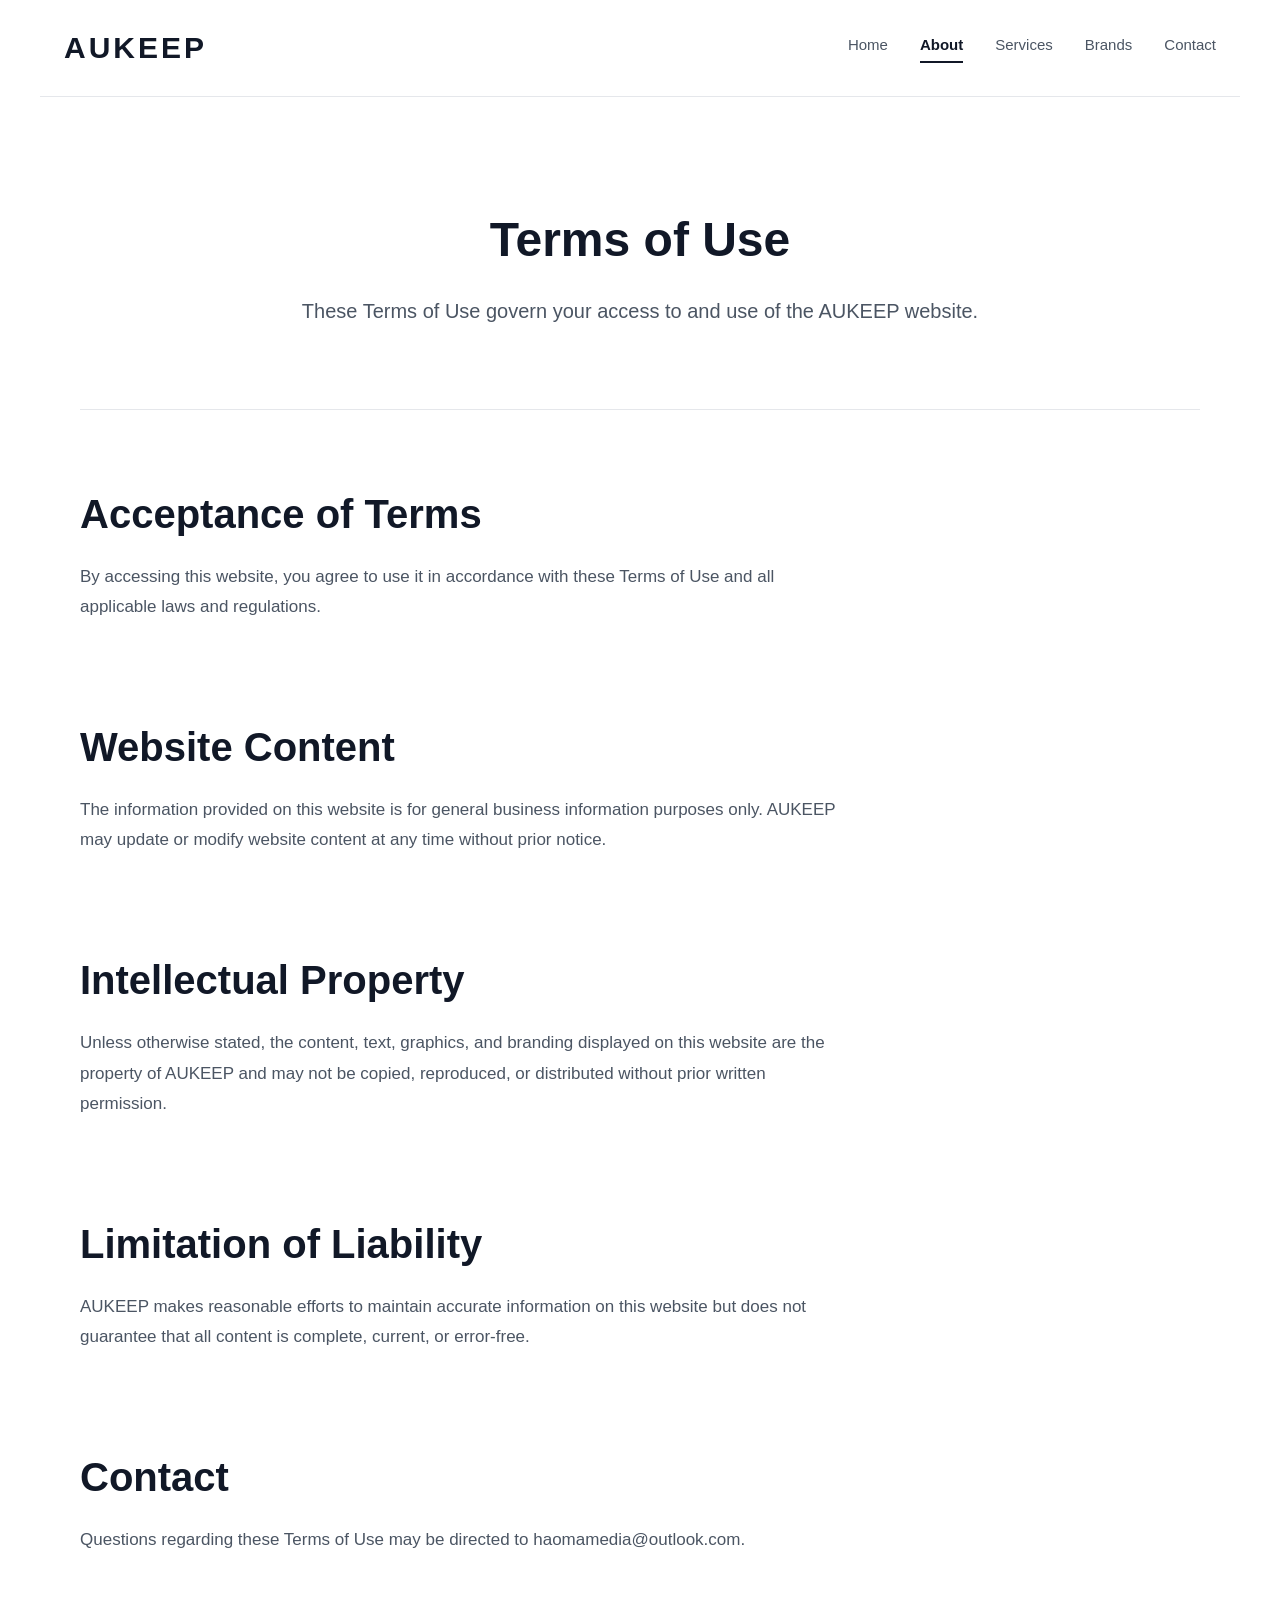
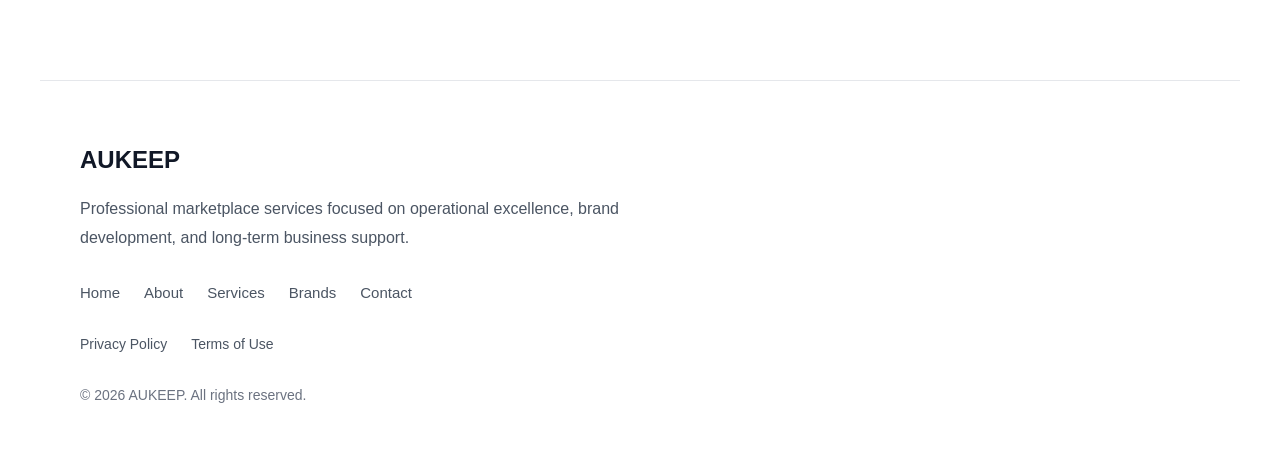
<file: terms.html>
<!DOCTYPE html>
<html lang="en">
<head>
    <meta charset="UTF-8">
    <meta name="viewport" content="width=device-width, initial-scale=1.0">

    <title>Terms of Use | AUKEEP</title>

    <link rel="stylesheet" href="style.css">

    <meta

    name="description"

    content="Learn about AUKEEP and our commitment to providing professional marketplace services, brand promotion and business support for global partners."

>
    <link rel="icon" href="favicon.ico" sizes="any">
<link rel="icon" type="image/png" sizes="32x32" href="favicon-32x32.png">
<link rel="icon" type="image/png" sizes="16x16" href="favicon-16x16.png">
<link rel="apple-touch-icon" href="apple-touch-icon.png">
</head>

<body>

<header>
    <h1><a href="index.html">AUKEEP</a></h1>

<nav>
    <a href="index.html">Home</a>
    <a href="about.html" class="active">About</a>
    <a href="services.html">Services</a>
    <a href="brands.html">Brands</a>
    <a href="contact.html">Contact</a>
</nav>
</header>

<main>

    <section class="page-hero">

        <h1>Terms of Use</h1>

        <p>
            These Terms of Use govern your access to and use of the AUKEEP website.
        </p>

    </section>

    <section>

        <h2>Acceptance of Terms</h2>

        <p>
            By accessing this website, you agree to use it in accordance with
            these Terms of Use and all applicable laws and regulations.
        </p>

    </section>

    <section>

        <h2>Website Content</h2>

        <p>
            The information provided on this website is for general business
            information purposes only. AUKEEP may update or modify website
            content at any time without prior notice.
        </p>

    </section>

    <section>

        <h2>Intellectual Property</h2>

        <p>
            Unless otherwise stated, the content, text, graphics, and branding
            displayed on this website are the property of AUKEEP and may not be
            copied, reproduced, or distributed without prior written permission.
        </p>

    </section>

    <section>

        <h2>Limitation of Liability</h2>

        <p>
            AUKEEP makes reasonable efforts to maintain accurate information on
            this website but does not guarantee that all content is complete,
            current, or error-free.
        </p>

    </section>

    <section>

        <h2>Contact</h2>

        <p>
            Questions regarding these Terms of Use may be directed to
            haomamedia@outlook.com.
        </p>

    </section>

</main>

<footer>

    <h3>AUKEEP</h3>

    <p>
        Professional marketplace services focused on operational excellence,
        brand development, and long-term business support.
    </p>

    <nav>

        <a href="index.html">Home</a>
        <a href="about.html">About</a>
        <a href="services.html">Services</a>
        <a href="brands.html">Brands</a>
        <a href="contact.html">Contact</a>

    </nav>

    <nav class="footer-legal">

        <a href="privacy.html">Privacy Policy</a>
        <a href="terms.html">Terms of Use</a>

    </nav>

    <p class="copyright">
        © 2026 AUKEEP. All rights reserved.
    </p>

</footer>

</body>
</html>
</file>
<file: style.css>
/* ===== Theme ===== */

:root {
    --primary: #111827;
    --secondary: #4b5563;
    --muted: #6b7280;
    --border: #e5e7eb;
    --background: #ffffff;
    --text: #111827;
}

/* ===== Global ===== */

* {
    margin: 0;
    padding: 0;
    box-sizing: border-box;
}

body {
    font-family: Arial, Helvetica, sans-serif;
    line-height: 1.6;
    color: var(--text);
    background: var(--background);
}

a {
    text-decoration: none;
    color: inherit;
}

img {
    display: block;
    max-width: 100%;
}

ul {
    list-style: none;
}

/* ===== Layout ===== */

header,
main,
footer {
    max-width: 1200px;
    margin: 0 auto;
    padding: 24px 40px;
}

/* ===== Container ===== */

.container {
    width: 100%;
    max-width: 1200px;
    margin: 0 auto;
}

/* ===== Header ===== */

header {
    display: flex;
    justify-content: space-between;
    align-items: center;
    padding: 24px;
    border-bottom: 1px solid var(--border);
}

header h1 {
    font-size: 30px;
    font-weight: 800;
    letter-spacing: 3px;
}

header h1 a {
    color: var(--text);
    text-decoration: none;
}

nav {
    display: flex;
    gap: 32px;
}

nav a {
    font-size: 15px;
    color: var(--secondary);
    transition: color 0.2s ease;
}

nav a:hover {
    color: var(--text);
}

/* ===== Active Navigation ===== */

nav a.active {
    color: var(--text);
    font-weight: 700;
    border-bottom: 2px solid var(--text);
    padding-bottom: 4px;
}

/* ===== Hero ===== */

.hero {
    padding: 120px 0;
    background: linear-gradient(180deg, #f8fafc 0%, #ffffff 100%);
}

.hero-content {
    display: grid;
    grid-template-columns: 1.05fr 0.95fr;
    align-items: center;
    gap: 80px;
}

.hero-text h2 {
    font-size: 54px;
    font-weight: 700;
    line-height: 1.15;
    letter-spacing: -0.5px;
    margin-bottom: 24px;
}

.hero-text p {
    font-size: 20px;
    line-height: 1.8;
    color: var(--muted);
    max-width: 560px;
    margin-bottom: 36px;
}

.hero-text a {
    display: inline-block;
    padding: 14px 30px;
    background: var(--primary);
    color: #ffffff;
    font-size: 16px;
    font-weight: 600;
    border-radius: 10px;
    box-shadow: 0 12px 30px rgba(17, 24, 39, 0.18);
    transition: transform 0.3s ease, box-shadow 0.3s ease;
}

.hero-text a:hover {
    transform: translateY(-2px);
    box-shadow: 0 18px 40px rgba(17, 24, 39, 0.25);
}

.hero-image {
    display: flex;
    justify-content: center;
    align-items: center;
}

.hero-image img {
    width: 100%;
    max-width: 600px;
    height: auto;
    display: block;

    border-radius: 20px;
    border: 1px solid var(--border);

    box-shadow: 0 24px 60px rgba(0, 0, 0, 0.12);

    transition: transform 0.3s ease, box-shadow 0.3s ease;
}

.hero-image img:hover {
    transform: translateY(-6px);
    box-shadow: 0 32px 70px rgba(0, 0, 0, 0.16);
}

/* ===== Page Hero ===== */

.page-hero {
    text-align: center;
    padding: 90px 0 80px;
    border-bottom: 1px solid var(--border);
    margin-bottom: 80px;
}

.page-hero h1 {
    font-size: 48px;
    font-weight: 700;
    line-height: 1.2;
    margin-bottom: 24px;
}

.page-hero p {
    max-width: 720px;
    margin: 0 auto;
    font-size: 20px;
    line-height: 1.8;
    color: var(--secondary);
}

/* ===== Why Choose ===== */

.why-choose {
    text-align: center;
}

.section-intro {
    max-width: 760px;
    margin: 24px auto 0;
    font-size: 18px;
    line-height: 1.8;
    color: var(--secondary);
}

/* ===== Home Services ===== */

.home-services{
    text-align:center;
}

/* ===== CTA ===== */

.cta-section {
    text-align: center;
    padding: 90px 40px;
    background: #f8fafc;
    border-radius: 20px;
    margin: 100px 0;
}

.cta-section h2 {
    font-size: 40px;
    margin-bottom: 24px;
}

.cta-section p {
    max-width: 700px;
    margin: 0 auto 36px;
    color: var(--secondary);
    font-size: 18px;
    line-height: 1.8;
}

.cta-button {
    display: inline-block;
    padding: 14px 32px;
    background: var(--primary);
    color: #ffffff;
    border-radius: 10px;
    font-weight: 600;
    transition: transform .3s ease, box-shadow .3s ease;
    box-shadow: 0 12px 30px rgba(17, 24, 39, 0.18);
}

.cta-button:hover {
    transform: translateY(-2px);
    box-shadow: 0 18px 40px rgba(17, 24, 39, 0.25);
}

/* ===== Sections ===== */

main section {
    margin-bottom: 100px;
}

main section:last-child {
    margin-bottom: 0;
}

main section h2 {
    font-size: 40px;
    font-weight: 700;
    line-height: 1.2;
    margin-bottom: 24px;
    color: var(--text);
}

main section h3 {
    font-size: 24px;
    font-weight: 600;
    margin-top: 32px;
    margin-bottom: 16px;
    color: var(--text);
}

main section p {
    max-width: 760px;
    font-size: 17px;
    line-height: 1.8;
    color: var(--secondary);
}

/* ===== Services Grid ===== */

.services-grid {
    display: grid;
    grid-template-columns: repeat(3, 1fr);
    gap: 24px;
    margin-top: 48px;
}

.service-card {
    background: #ffffff;
    border: 1px solid var(--border);
    border-radius: 16px;
    padding: 32px;
    transition:
        transform 0.25s ease,
        box-shadow 0.25s ease,
        border-color 0.25s ease;
}

.service-card:hover {
    transform: translateY(-6px);
    border-color: #d1d5db;
    box-shadow: 0 16px 40px rgba(0, 0, 0, 0.08);
}

.service-card h3 {
    margin: 0 0 16px;
    font-size: 22px;
    font-weight: 600;
    color: var(--text);
}

.service-card p {
    margin: 0;
    max-width: none;
    font-size: 16px;
    line-height: 1.8;
    color: var(--secondary);
}

/* ===== Footer ===== */

footer {
    margin-top: 100px;
    padding: 60px 40px;
    border-top: 1px solid var(--border);
}

footer h3 {
    font-size: 24px;
    font-weight: 700;
    margin-bottom: 16px;
    color: var(--text);
}

footer p {
    max-width: 600px;
    margin-bottom: 16px;
    color: var(--secondary);
    line-height: 1.8;
}

footer a {
    color: var(--secondary);
    transition: color 0.2s ease;
}

footer a:hover {
    color: var(--text);
}

footer nav {
    display: flex;
    flex-wrap: wrap;
    gap: 24px;
    margin: 28px 0;
}

footer nav a {
    font-size: 15px;
    font-weight: 500;
}

.footer-legal {
    margin-top: 12px;
    margin-bottom: 28px;
}

.footer-legal a {
    font-size: 14px;
}

.copyright {
    margin-top: 20px;
    margin-bottom: 0;
    font-size: 14px;
    color: var(--muted);
}

/* ===== Responsive ===== */

@media (max-width: 768px) {

    header,
    main,
    footer {
        padding: 20px;
    }

    header {
        flex-direction: column;
        align-items: flex-start;
        gap: 20px;
    }

    nav {
        flex-wrap: wrap;
        gap: 16px;
    }

    .hero {
        padding: 72px 0;
    }

    .hero-content {
        grid-template-columns: 1fr;
        gap: 40px;
    }

    .hero-text h2 {
        font-size: 36px;
    }

    .hero-text p {
        font-size: 18px;
    }

    .services-grid {
        grid-template-columns: 1fr;
    }

    footer {
        padding: 40px 20px;
    }

    footer nav {
        gap: 16px;
    }

}
</file>
